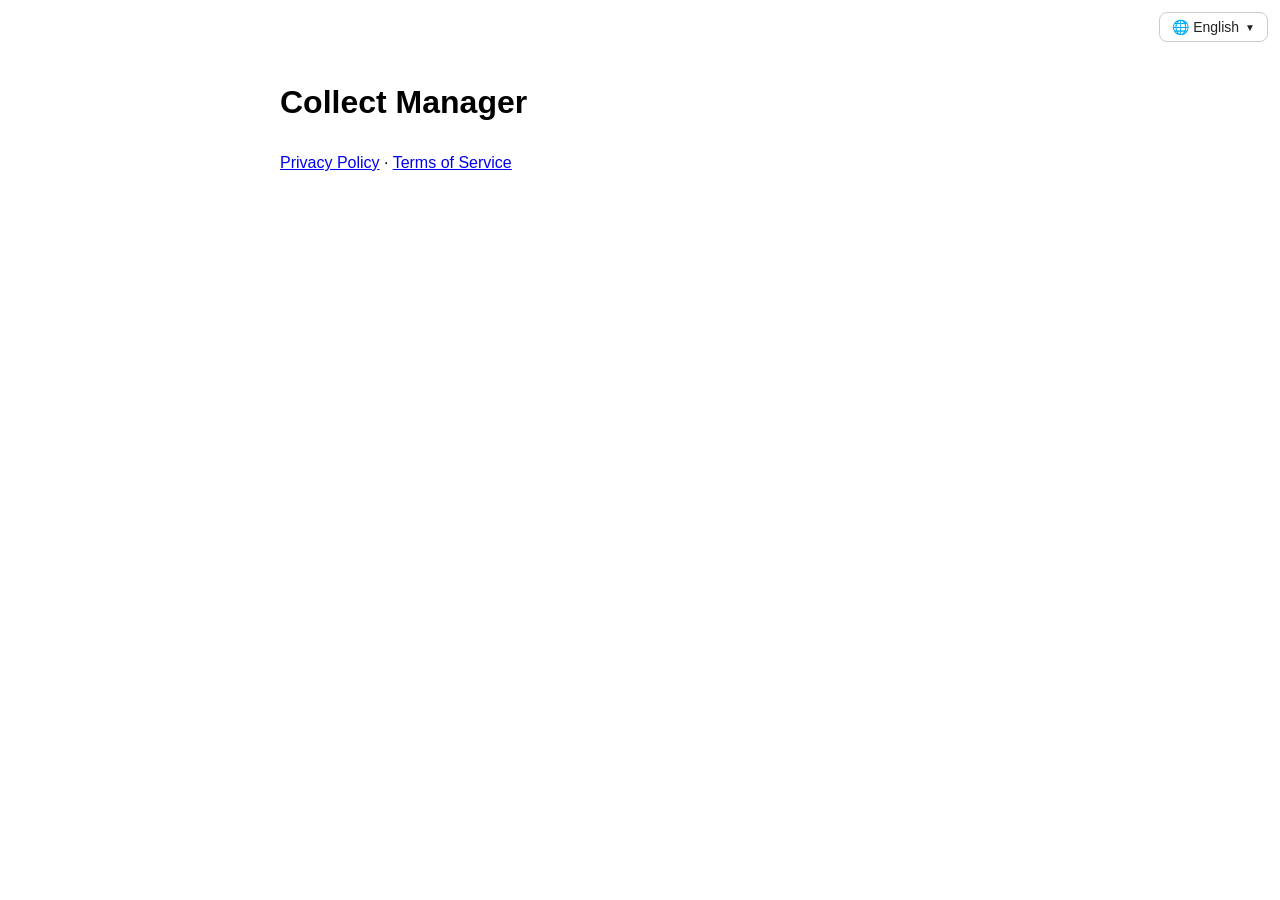
<file: index.html>
<!doctype html>
<html>
<head>
  <meta charset="utf-8">
  <title>Collect Manager</title>
  <script>
    var lang;
    try { lang = localStorage.getItem('lang'); } catch (e) {}
    if (!lang) {
      var nav = (navigator.language || '').toLowerCase();
      if (nav.indexOf('zh') === 0) {
        // zh-TW、zh-HK、zh-MO、zh-Hant → 繁体；其余中文 → 简体
        lang = /hant|tw|hk|mo/.test(nav) ? 'zh-hant' : 'zh';
      } else {
        lang = 'en';
      }
    }
    location.replace(lang + '/');
  </script>
</head>
<body></body>
</html>
</file>
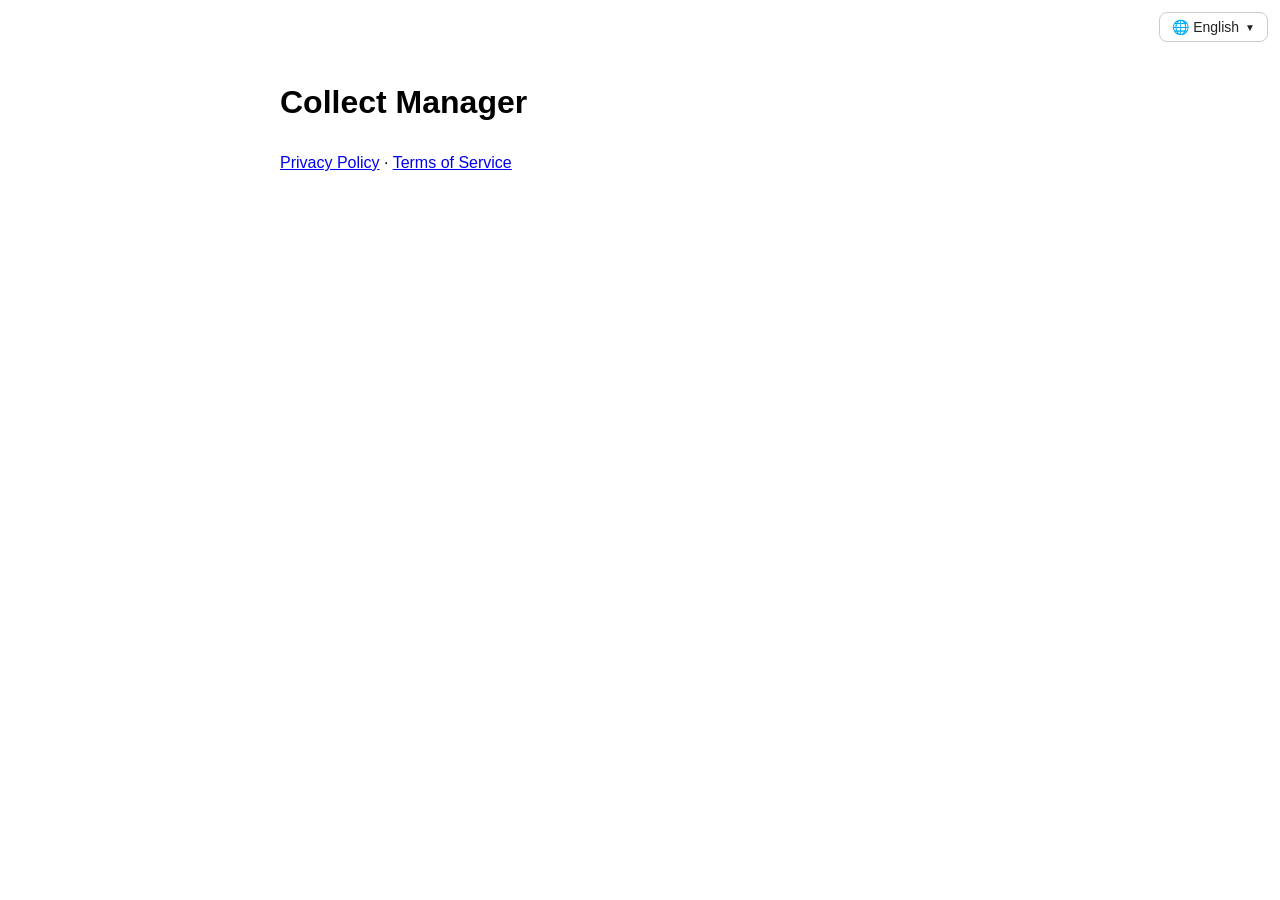
<file: en/index.html>
<!doctype html>
<html lang="en">
<head>
  <meta charset="utf-8">
  <meta name="viewport" content="width=device-width, initial-scale=1">
  <title>Collect Manager</title>
  <link rel="alternate" hreflang="zh-Hans" href="../zh/">
  <link rel="stylesheet" href="../assets/site.css">
  <script src="../assets/lang-menu.js" defer></script>
</head>
<body>

  <h1>Collect Manager</h1>
  <p><a href="privacy.html">Privacy Policy</a> · <a href="terms.html">Terms of Service</a></p>
</body>
</html>
</file>
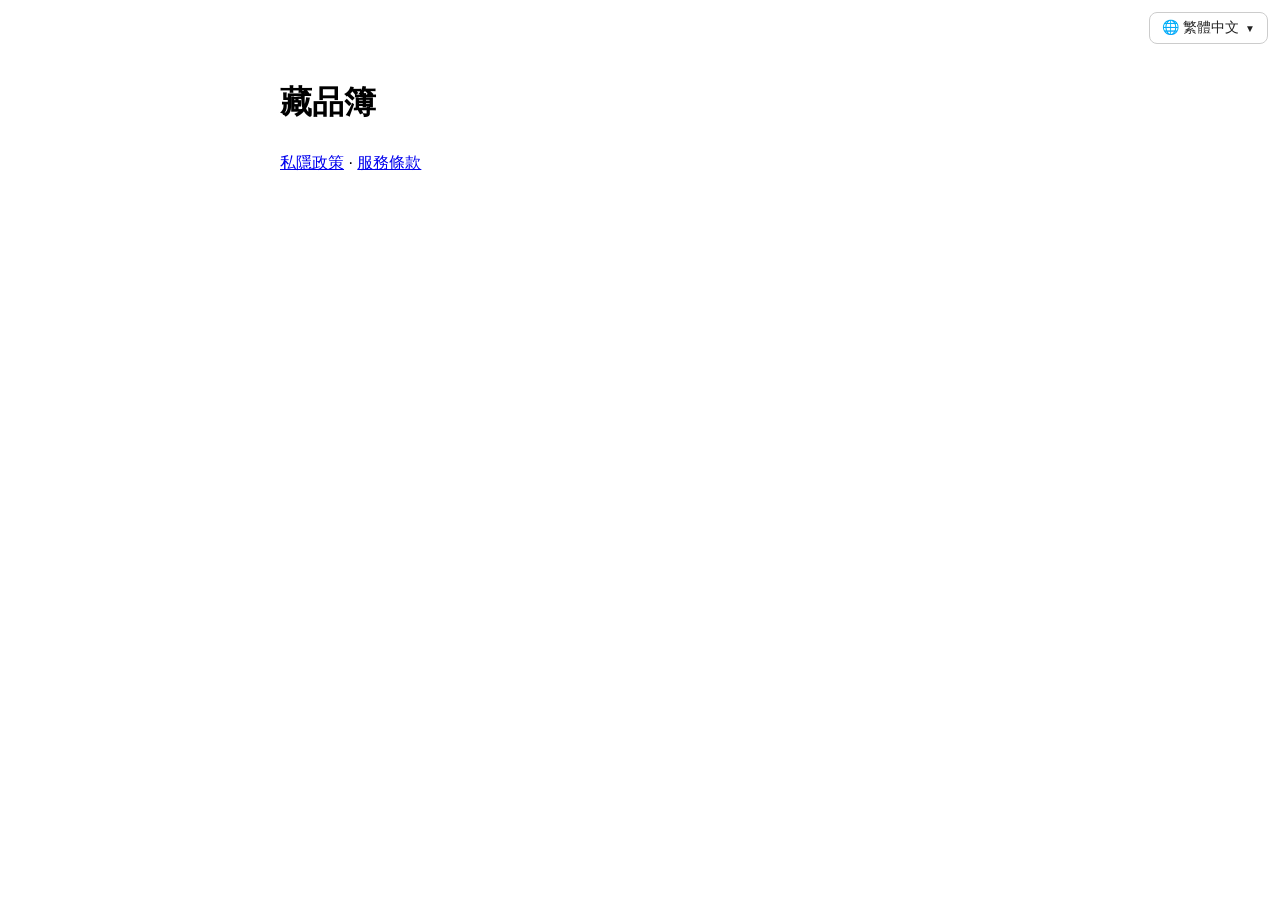
<file: zh-hant/index.html>
<!doctype html>
<html lang="zh-Hant-HK">
<head>
  <meta charset="utf-8">
  <meta name="viewport" content="width=device-width, initial-scale=1">
  <title>藏品簿</title>
  <link rel="alternate" hreflang="zh-Hans" href="../zh/">
  <link rel="alternate" hreflang="en" href="../en/">
  <link rel="stylesheet" href="../assets/site.css">
  <script src="../assets/lang-menu.js" defer></script>
</head>
<body>

  <h1>藏品簿</h1>
  <p><a href="privacy.html">私隱政策</a> · <a href="terms.html">服務條款</a></p>
</body>
</html>
</file>
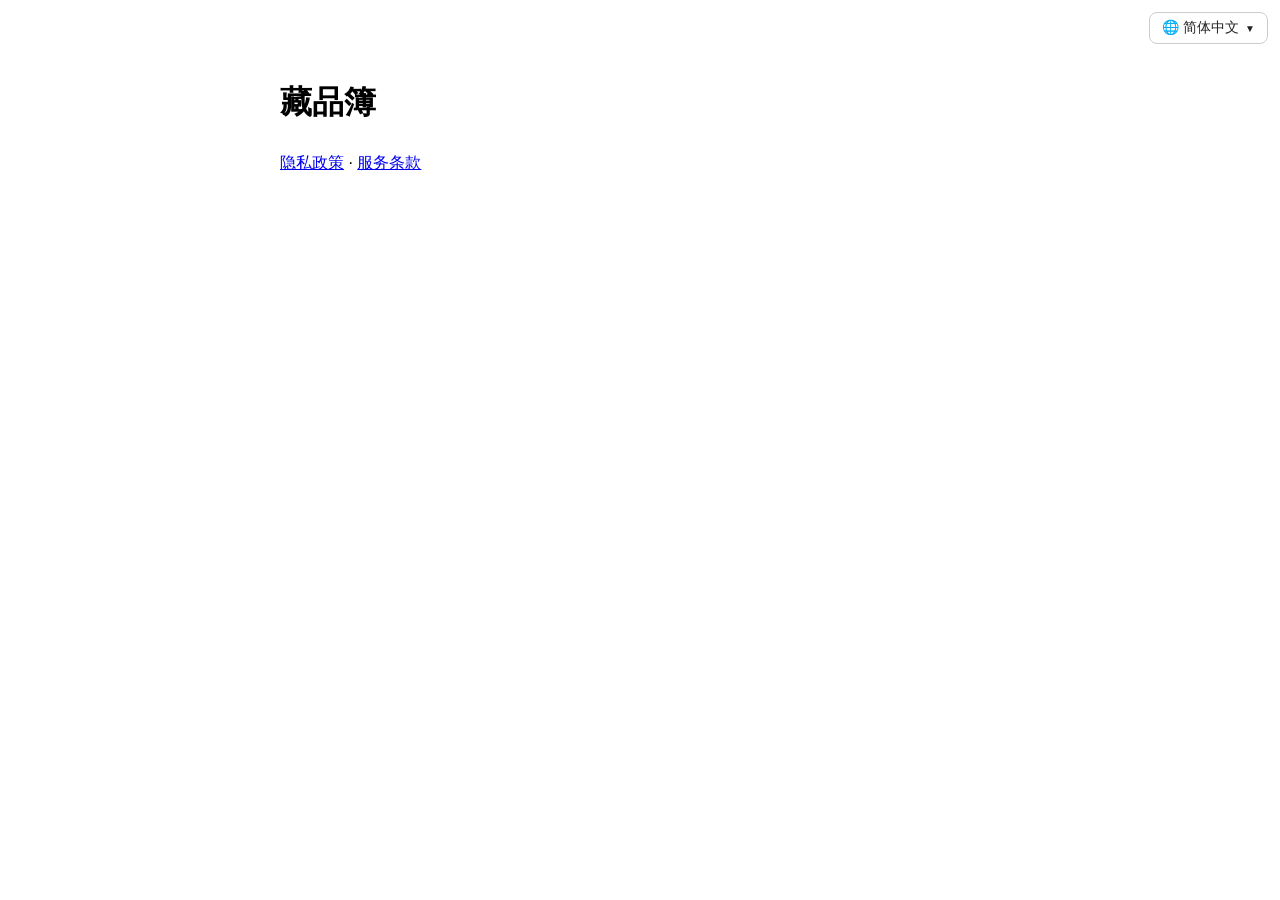
<file: zh/index.html>
<!doctype html>
<html lang="zh-Hans">
<head>
  <meta charset="utf-8">
  <meta name="viewport" content="width=device-width, initial-scale=1">
  <title>藏品簿</title>
  <link rel="alternate" hreflang="en" href="../en/">
  <link rel="stylesheet" href="../assets/site.css">
  <script src="../assets/lang-menu.js" defer></script>
</head>
<body>

  <h1>藏品簿</h1>
  <p><a href="privacy.html">隐私政策</a> · <a href="terms.html">服务条款</a></p>
</body>
</html>
</file>
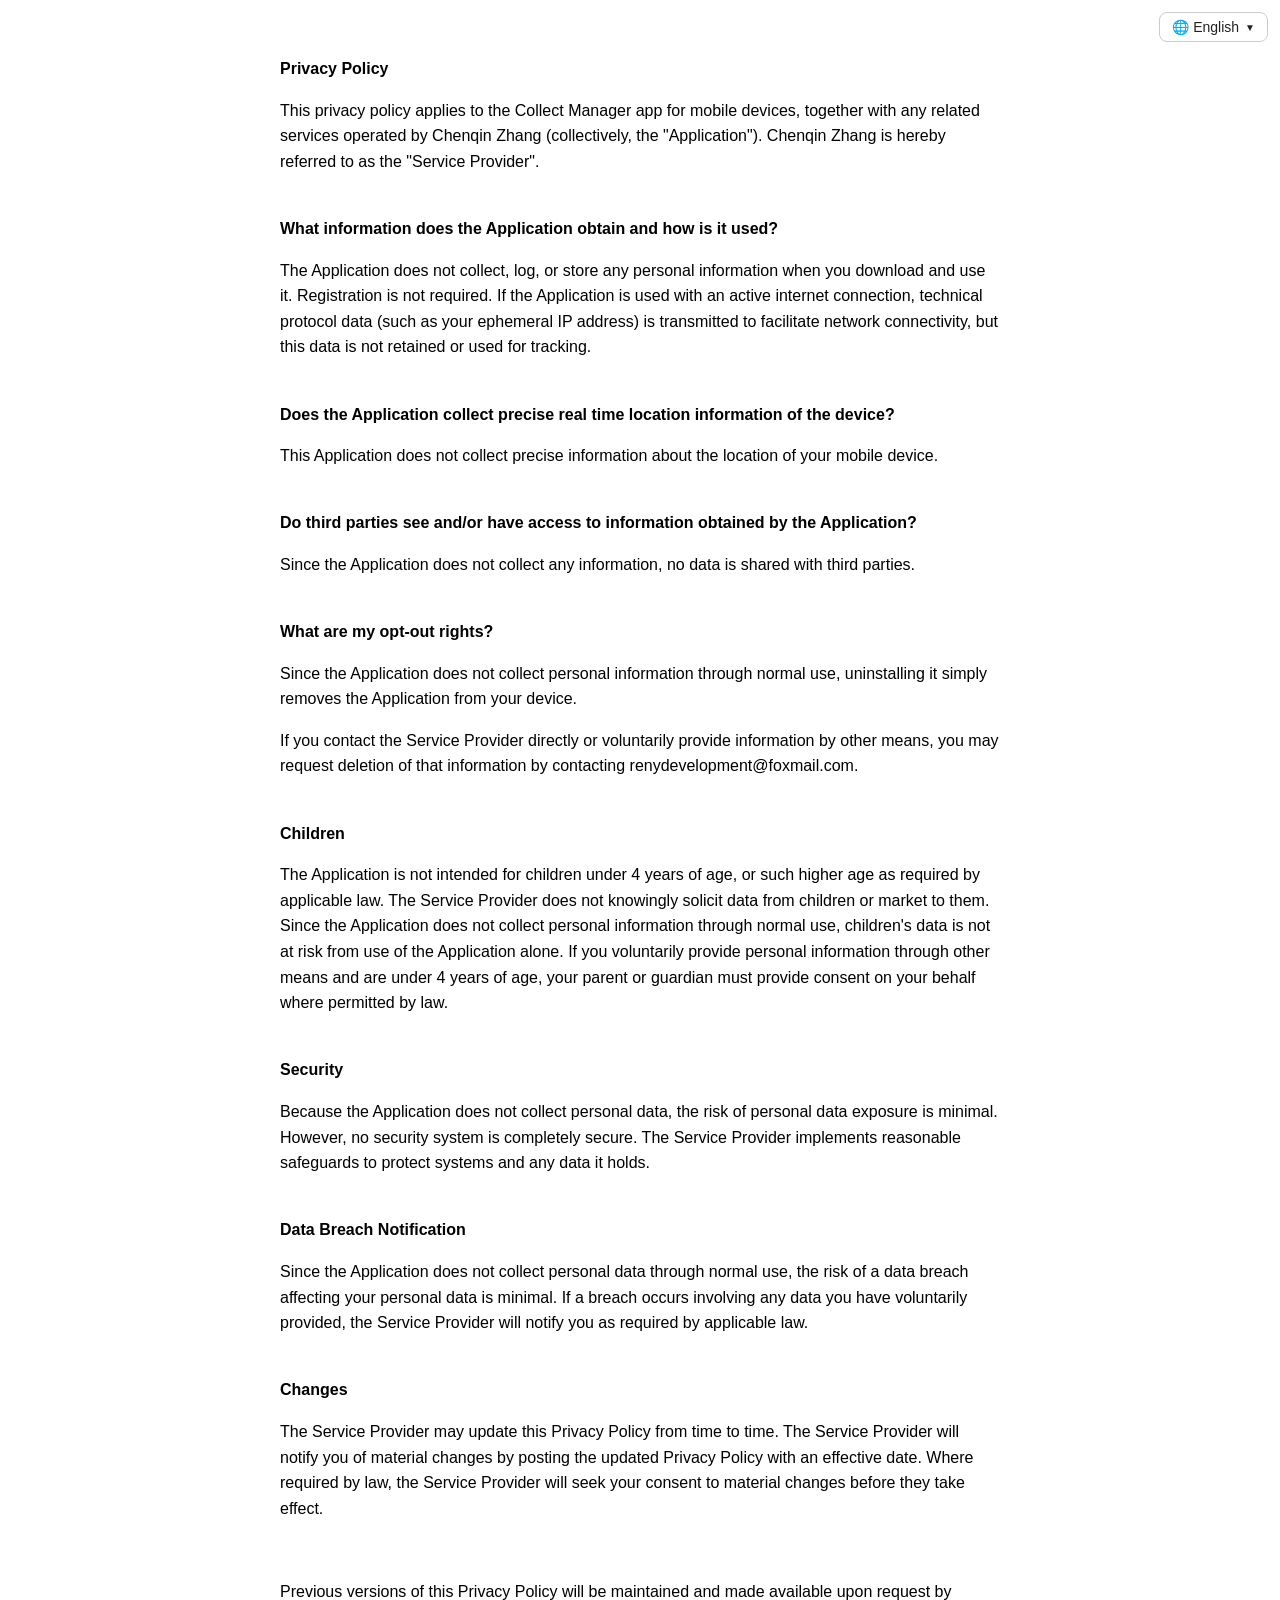
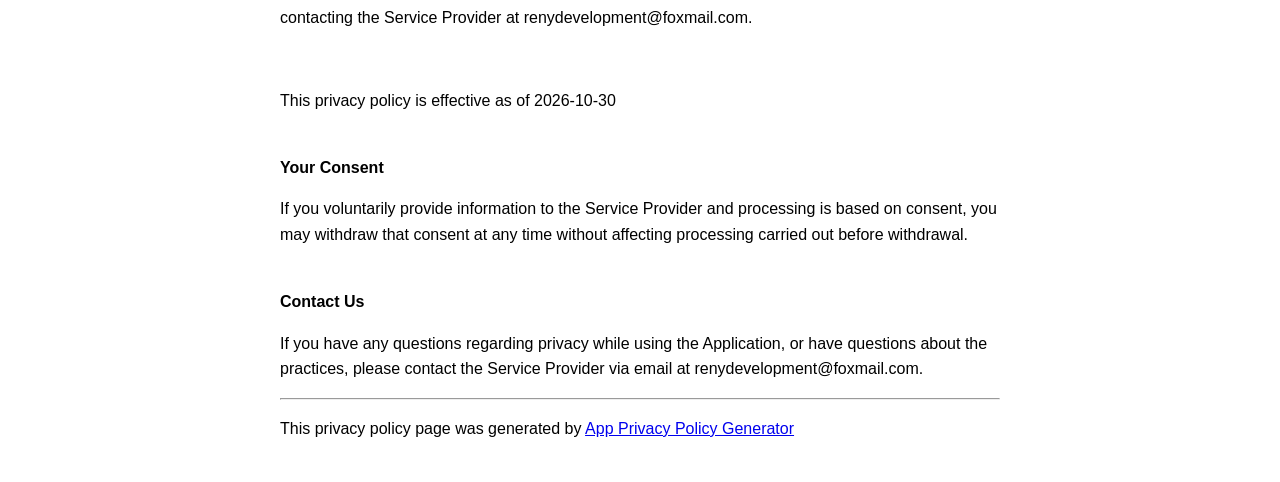
<file: en/privacy.html>
<!DOCTYPE html>
<html lang="en">
<head>
  <meta charset="utf-8">
  <meta name="viewport" content="width=device-width, initial-scale=1">
  <title>Privacy Policy</title>
  <link rel="alternate" hreflang="zh-Hans" href="../zh/privacy.html">
  <link rel="stylesheet" href="../assets/site.css">
  <script src="../assets/lang-menu.js" defer></script>
</head>
<body>

<strong>Privacy Policy</strong><p>This privacy policy applies to the Collect Manager app for mobile devices, together with any related services operated by Chenqin Zhang (collectively, the "Application"). Chenqin Zhang is hereby referred to as the "Service Provider".</p><br><strong>What information does the Application obtain and how is it used?</strong><p>The Application does not collect, log, or store any personal information when you download and use it. Registration is not required. If the Application is used with an active internet connection, technical protocol data (such as your ephemeral IP address) is transmitted to facilitate network connectivity, but this data is not retained or used for tracking.</p><br><strong>Does the Application collect precise real time location information of the device?</strong><p>This Application does not collect precise information about the location of your mobile device.</p><br><strong>Do third parties see and/or have access to information obtained by the Application?</strong><p>Since the Application does not collect any information, no data is shared with third parties.</p><br><strong>What are my opt-out rights?</strong><div><p>Since the Application does not collect personal information through normal use, uninstalling it simply removes the Application from your device.</p></div><p>If you contact the Service Provider directly or voluntarily provide information by other means, you may request deletion of that information by contacting renydevelopment@foxmail.com.</p><br><strong>Children</strong><p>The Application is not intended for children under 4 years of age, or such higher age as required by applicable law. The Service Provider does not knowingly solicit data from children or market to them. Since the Application does not collect personal information through normal use, children's data is not at risk from use of the Application alone. If you voluntarily provide personal information through other means and are under 4 years of age, your parent or guardian must provide consent on your behalf where permitted by law.</p><br><strong>Security</strong><p>Because the Application does not collect personal data, the risk of personal data exposure is minimal. However, no security system is completely secure. The Service Provider implements reasonable safeguards to protect systems and any data it holds.</p><br><strong>Data Breach Notification</strong><p>Since the Application does not collect personal data through normal use, the risk of a data breach affecting your personal data is minimal. If a breach occurs involving any data you have voluntarily provided, the Service Provider will notify you as required by applicable law.</p><br><strong>Changes</strong><p>The Service Provider may update this Privacy Policy from time to time. The Service Provider will notify you of material changes by posting the updated Privacy Policy with an effective date. Where required by law, the Service Provider will seek your consent to material changes before they take effect.</p><br><p>Previous versions of this Privacy Policy will be maintained and made available upon request by contacting the Service Provider at renydevelopment@foxmail.com.</p><br><p>This privacy policy is effective as of 2026-10-30</p><br><strong>Your Consent</strong><p>If you voluntarily provide information to the Service Provider and processing is based on consent, you may withdraw that consent at any time without affecting processing carried out before withdrawal.</p><br><strong>Contact Us</strong><p>If you have any questions regarding privacy while using the Application, or have questions about the practices, please contact the Service Provider via email at renydevelopment@foxmail.com.</p><hr><p><span>This privacy policy page was generated by </span><a href="https://app-privacy-policy-generator.nisrulz.com/" target="_blank" rel="noopener noreferrer">App Privacy Policy Generator </a></p>
</body>
</html>
</file>
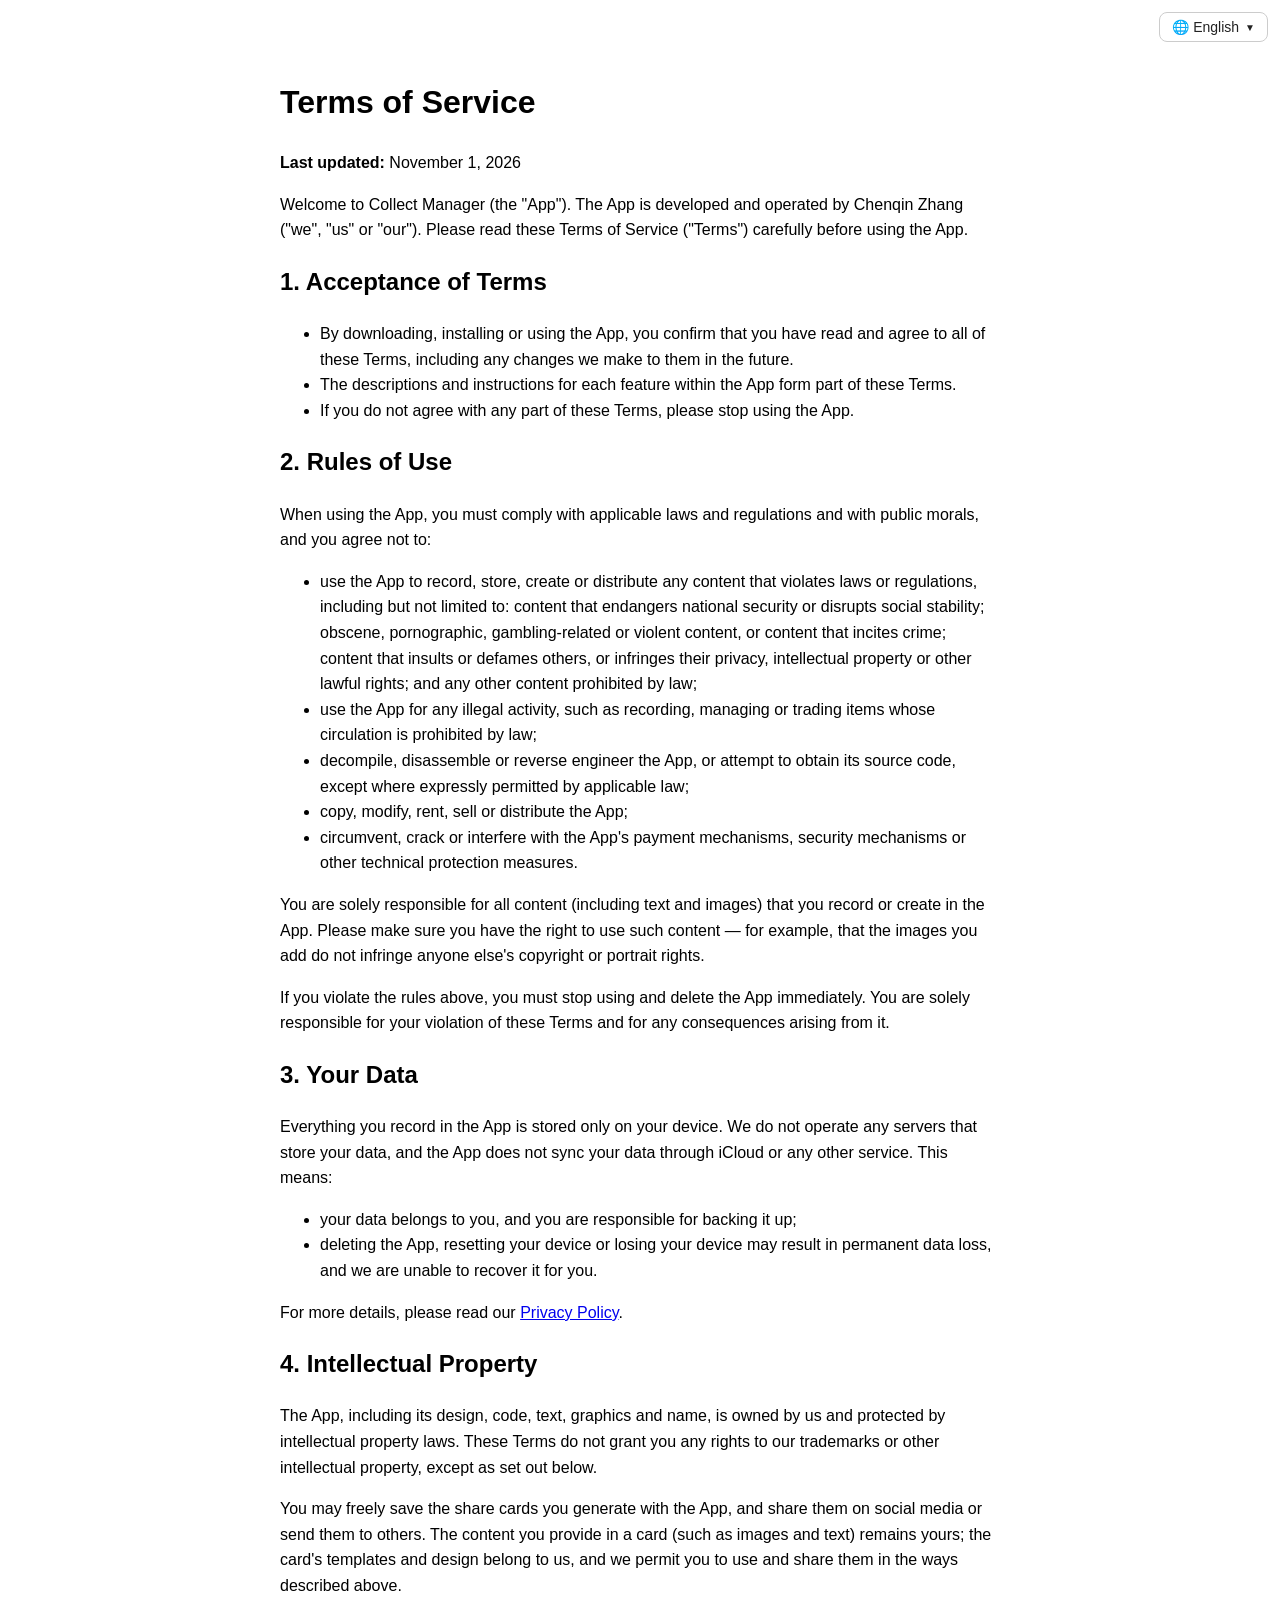
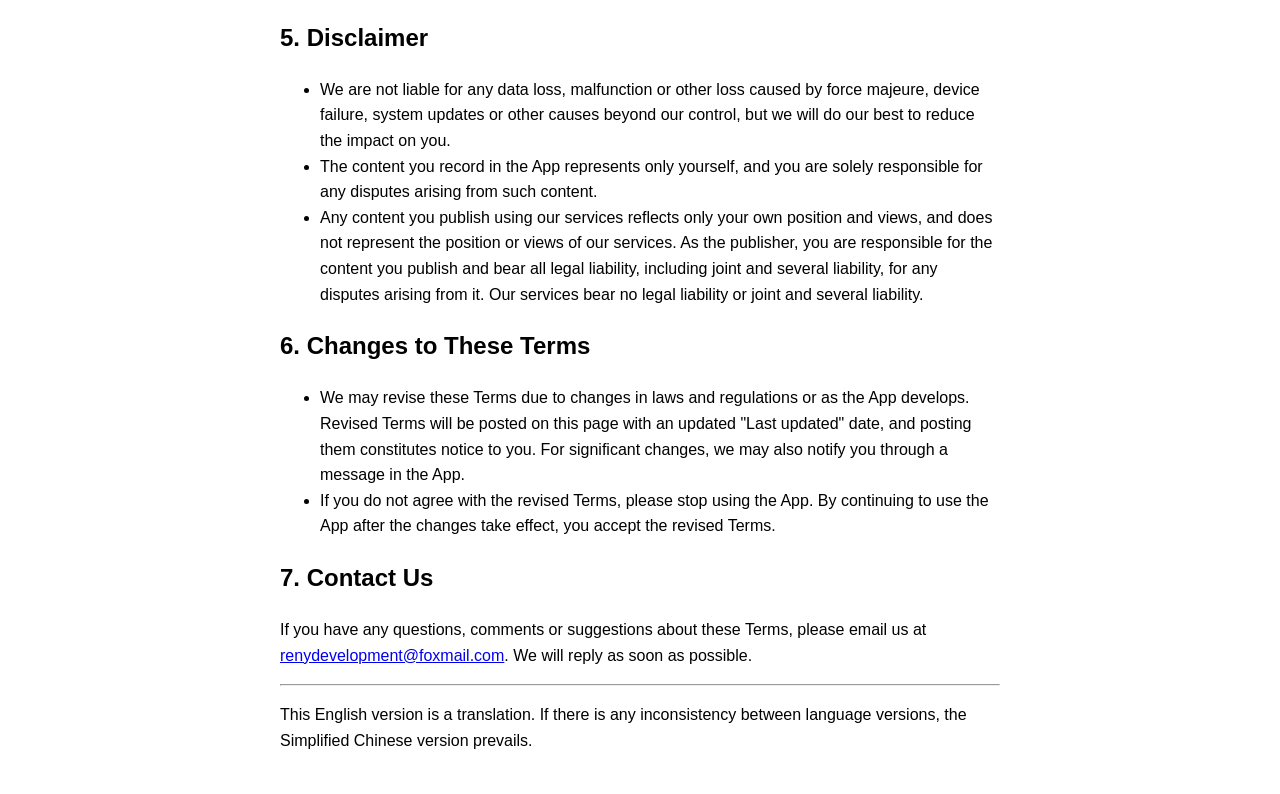
<file: en/terms.html>
<!doctype html>
<html lang="en">
<head>
  <meta charset="utf-8">
  <meta name="viewport" content="width=device-width, initial-scale=1">
  <title>Terms of Service – Collect Manager</title>
  <link rel="alternate" hreflang="zh-Hans" href="../zh/terms.html">
  <link rel="stylesheet" href="../assets/site.css">
  <script src="../assets/lang-menu.js" defer></script>
</head>
<body>
 
  <h1>Terms of Service</h1>
  <p class="updated"><strong>Last updated:</strong> November 1, 2026</p>
 
  <p>Welcome to Collect Manager (the "App"). The App is developed and operated by Chenqin Zhang ("we", "us" or "our"). Please read these Terms of Service ("Terms") carefully before using the App.</p>
 
  <h2>1. Acceptance of Terms</h2>
  <ul>
    <li>By downloading, installing or using the App, you confirm that you have read and agree to all of these Terms, including any changes we make to them in the future.</li>
    <li>The descriptions and instructions for each feature within the App form part of these Terms.</li>
    <li>If you do not agree with any part of these Terms, please stop using the App.</li>
  </ul>
 
  <h2>2. Rules of Use</h2>
  <p>When using the App, you must comply with applicable laws and regulations and with public morals, and you agree not to:</p>
  <ul>
    <li>use the App to record, store, create or distribute any content that violates laws or regulations, including but not limited to: content that endangers national security or disrupts social stability; obscene, pornographic, gambling-related or violent content, or content that incites crime; content that insults or defames others, or infringes their privacy, intellectual property or other lawful rights; and any other content prohibited by law;</li>
    <li>use the App for any illegal activity, such as recording, managing or trading items whose circulation is prohibited by law;</li>
    <li>decompile, disassemble or reverse engineer the App, or attempt to obtain its source code, except where expressly permitted by applicable law;</li>
    <li>copy, modify, rent, sell or distribute the App;</li>
    <li>circumvent, crack or interfere with the App's payment mechanisms, security mechanisms or other technical protection measures.</li>
  </ul>
  <p>You are solely responsible for all content (including text and images) that you record or create in the App. Please make sure you have the right to use such content — for example, that the images you add do not infringe anyone else's copyright or portrait rights.</p>
  <p>If you violate the rules above, you must stop using and delete the App immediately. You are solely responsible for your violation of these Terms and for any consequences arising from it.</p>
 
  <h2>3. Your Data</h2>
  <p>Everything you record in the App is stored only on your device. We do not operate any servers that store your data, and the App does not sync your data through iCloud or any other service. This means:</p>
  <ul>
    <li>your data belongs to you, and you are responsible for backing it up;</li>
    <li>deleting the App, resetting your device or losing your device may result in permanent data loss, and we are unable to recover it for you.</li>
  </ul>
  <p>For more details, please read our <a href="privacy.html">Privacy Policy</a>.</p>
 
  <h2>4. Intellectual Property</h2>
  <p>The App, including its design, code, text, graphics and name, is owned by us and protected by intellectual property laws. These Terms do not grant you any rights to our trademarks or other intellectual property, except as set out below.</p>
  <p>You may freely save the share cards you generate with the App, and share them on social media or send them to others. The content you provide in a card (such as images and text) remains yours; the card's templates and design belong to us, and we permit you to use and share them in the ways described above.</p>
 
  <h2>5. Disclaimer</h2>
  <ul>
    <li>We are not liable for any data loss, malfunction or other loss caused by force majeure, device failure, system updates or other causes beyond our control, but we will do our best to reduce the impact on you.</li>
    <li>The content you record in the App represents only yourself, and you are solely responsible for any disputes arising from such content.</li>
    <li>Any content you publish using our services reflects only your own position and views, and does not represent the position or views of our services. As the publisher, you are responsible for the content you publish and bear all legal liability, including joint and several liability, for any disputes arising from it. Our services bear no legal liability or joint and several liability.</li>
  </ul>
 
  <h2>6. Changes to These Terms</h2>
  <ul>
    <li>We may revise these Terms due to changes in laws and regulations or as the App develops. Revised Terms will be posted on this page with an updated "Last updated" date, and posting them constitutes notice to you. For significant changes, we may also notify you through a message in the App.</li>
    <li>If you do not agree with the revised Terms, please stop using the App. By continuing to use the App after the changes take effect, you accept the revised Terms.</li>
  </ul>
 
  <h2>7. Contact Us</h2>
  <p>If you have any questions, comments or suggestions about these Terms, please email us at <a href="mailto:renydevelopment@foxmail.com">renydevelopment@foxmail.com</a>. We will reply as soon as possible.</p>
 
  <hr>
<p>This English version is a translation. If there is any inconsistency between language versions, the Simplified Chinese version prevails.</p> 
</body>
</html>
</file>
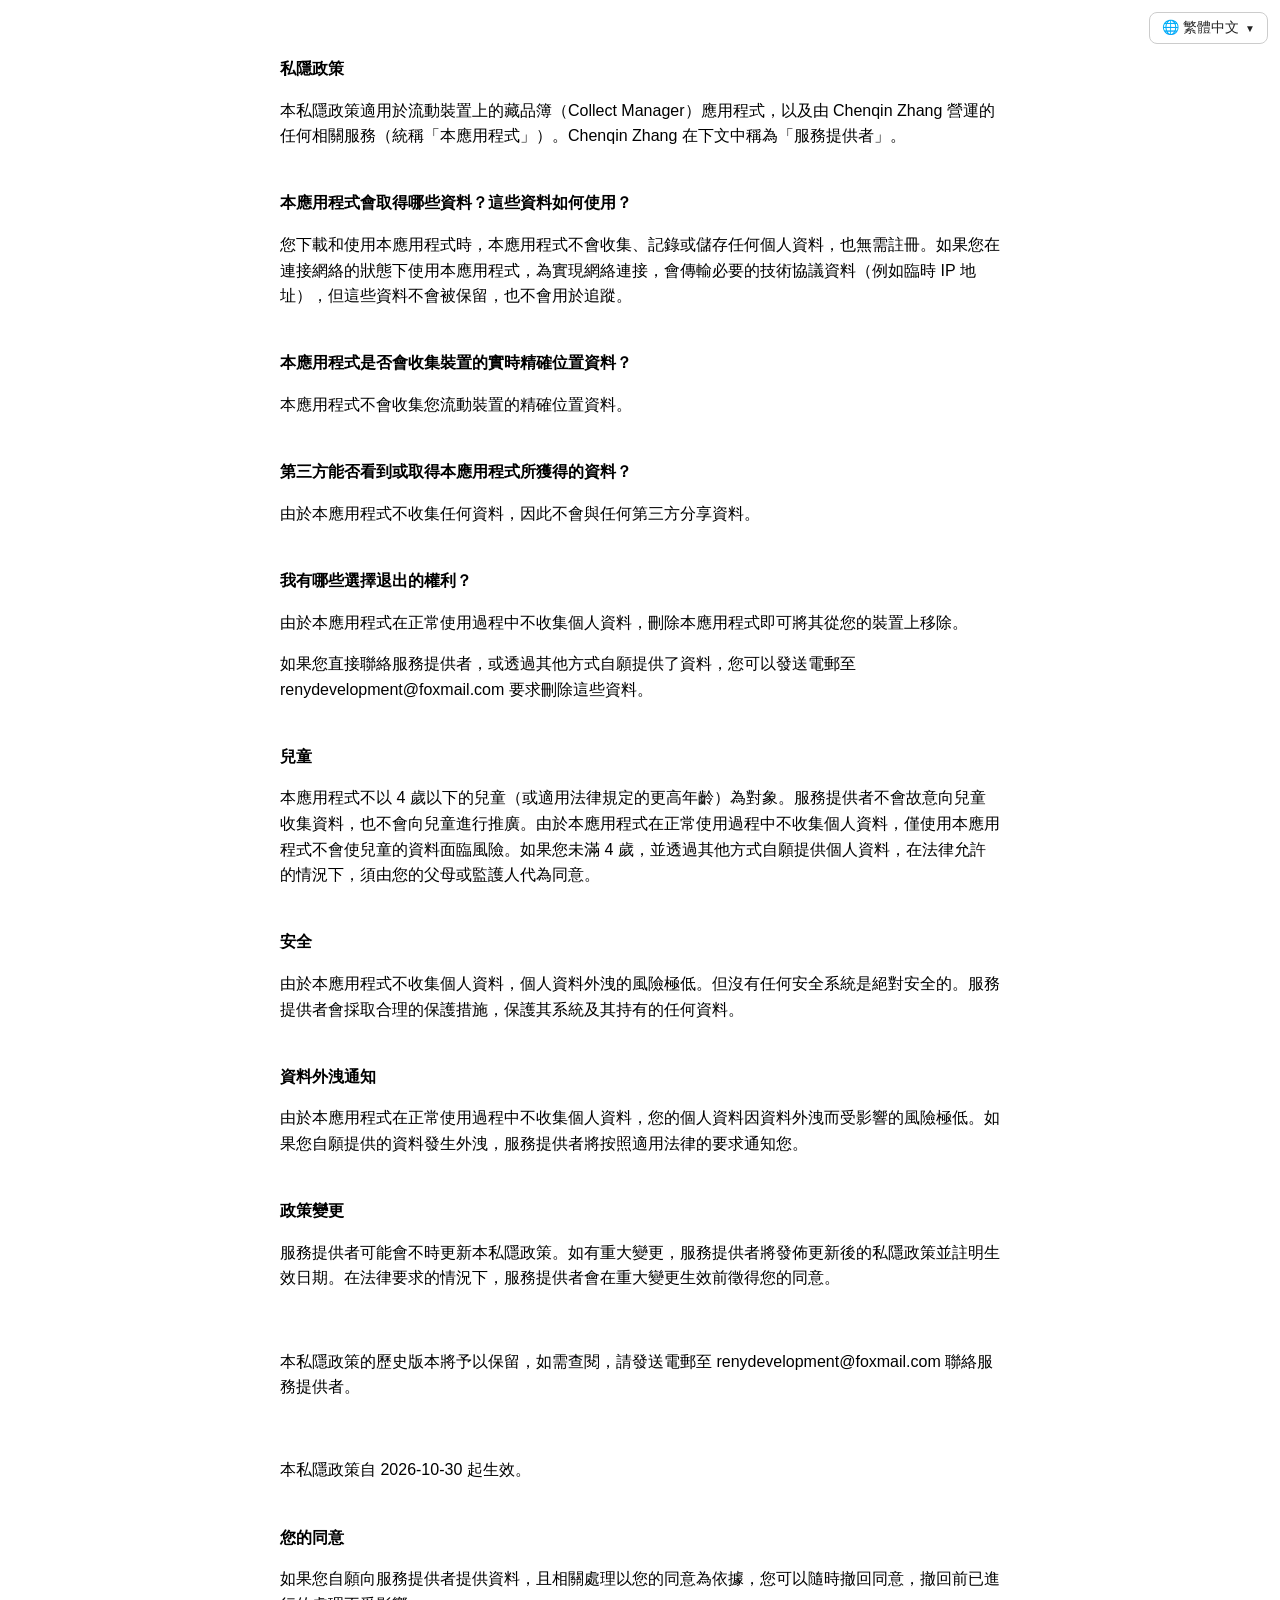
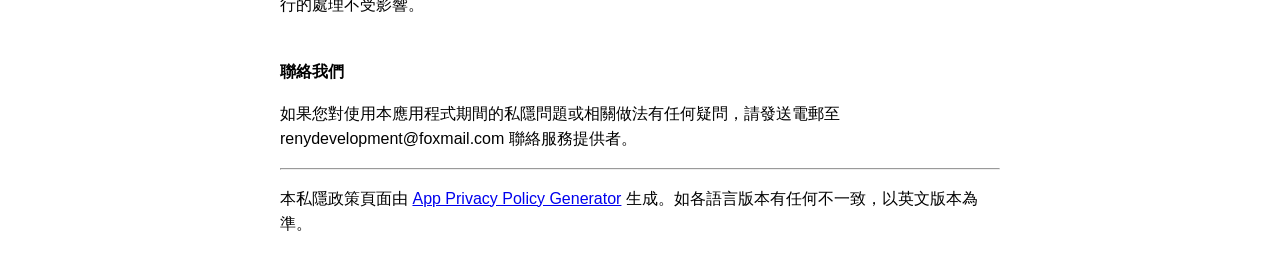
<file: zh-hant/privacy.html>
<!DOCTYPE html>
<html lang="zh-Hant-HK">
<head>
  <meta charset="utf-8">
  <meta name="viewport" content="width=device-width, initial-scale=1">
  <title>私隱政策</title>
  <link rel="alternate" hreflang="zh-Hans" href="../zh/privacy.html">
  <link rel="alternate" hreflang="en" href="../en/privacy.html">
  <link rel="stylesheet" href="../assets/site.css">
  <script src="../assets/lang-menu.js" defer></script>
</head>
<body>

<strong>私隱政策</strong>
<p>本私隱政策適用於流動裝置上的藏品簿（Collect Manager）應用程式，以及由 Chenqin Zhang 營運的任何相關服務（統稱「本應用程式」）。Chenqin Zhang 在下文中稱為「服務提供者」。</p><br>

<strong>本應用程式會取得哪些資料？這些資料如何使用？</strong>
<p>您下載和使用本應用程式時，本應用程式不會收集、記錄或儲存任何個人資料，也無需註冊。如果您在連接網絡的狀態下使用本應用程式，為實現網絡連接，會傳輸必要的技術協議資料（例如臨時 IP 地址），但這些資料不會被保留，也不會用於追蹤。</p><br>

<strong>本應用程式是否會收集裝置的實時精確位置資料？</strong>
<p>本應用程式不會收集您流動裝置的精確位置資料。</p><br>

<strong>第三方能否看到或取得本應用程式所獲得的資料？</strong>
<p>由於本應用程式不收集任何資料，因此不會與任何第三方分享資料。</p><br>

<strong>我有哪些選擇退出的權利？</strong>
<p>由於本應用程式在正常使用過程中不收集個人資料，刪除本應用程式即可將其從您的裝置上移除。</p>
<p>如果您直接聯絡服務提供者，或透過其他方式自願提供了資料，您可以發送電郵至 renydevelopment@foxmail.com 要求刪除這些資料。</p><br>

<strong>兒童</strong>
<p>本應用程式不以 4 歲以下的兒童（或適用法律規定的更高年齡）為對象。服務提供者不會故意向兒童收集資料，也不會向兒童進行推廣。由於本應用程式在正常使用過程中不收集個人資料，僅使用本應用程式不會使兒童的資料面臨風險。如果您未滿 4 歲，並透過其他方式自願提供個人資料，在法律允許的情況下，須由您的父母或監護人代為同意。</p><br>

<strong>安全</strong>
<p>由於本應用程式不收集個人資料，個人資料外洩的風險極低。但沒有任何安全系統是絕對安全的。服務提供者會採取合理的保護措施，保護其系統及其持有的任何資料。</p><br>

<strong>資料外洩通知</strong>
<p>由於本應用程式在正常使用過程中不收集個人資料，您的個人資料因資料外洩而受影響的風險極低。如果您自願提供的資料發生外洩，服務提供者將按照適用法律的要求通知您。</p><br>

<strong>政策變更</strong>
<p>服務提供者可能會不時更新本私隱政策。如有重大變更，服務提供者將發佈更新後的私隱政策並註明生效日期。在法律要求的情況下，服務提供者會在重大變更生效前徵得您的同意。</p><br>
<p>本私隱政策的歷史版本將予以保留，如需查閱，請發送電郵至 renydevelopment@foxmail.com 聯絡服務提供者。</p><br>
<p>本私隱政策自 2026-10-30 起生效。</p><br>

<strong>您的同意</strong>
<p>如果您自願向服務提供者提供資料，且相關處理以您的同意為依據，您可以隨時撤回同意，撤回前已進行的處理不受影響。</p><br>

<strong>聯絡我們</strong>
<p>如果您對使用本應用程式期間的私隱問題或相關做法有任何疑問，請發送電郵至 renydevelopment@foxmail.com 聯絡服務提供者。</p>

<hr>
<p><span>本私隱政策頁面由 </span><a href="https://app-privacy-policy-generator.nisrulz.com/" target="_blank" rel="noopener noreferrer">App Privacy Policy Generator</a><span> 生成。如各語言版本有任何不一致，以英文版本為準。</span></p>
</body>
</html>
</file>
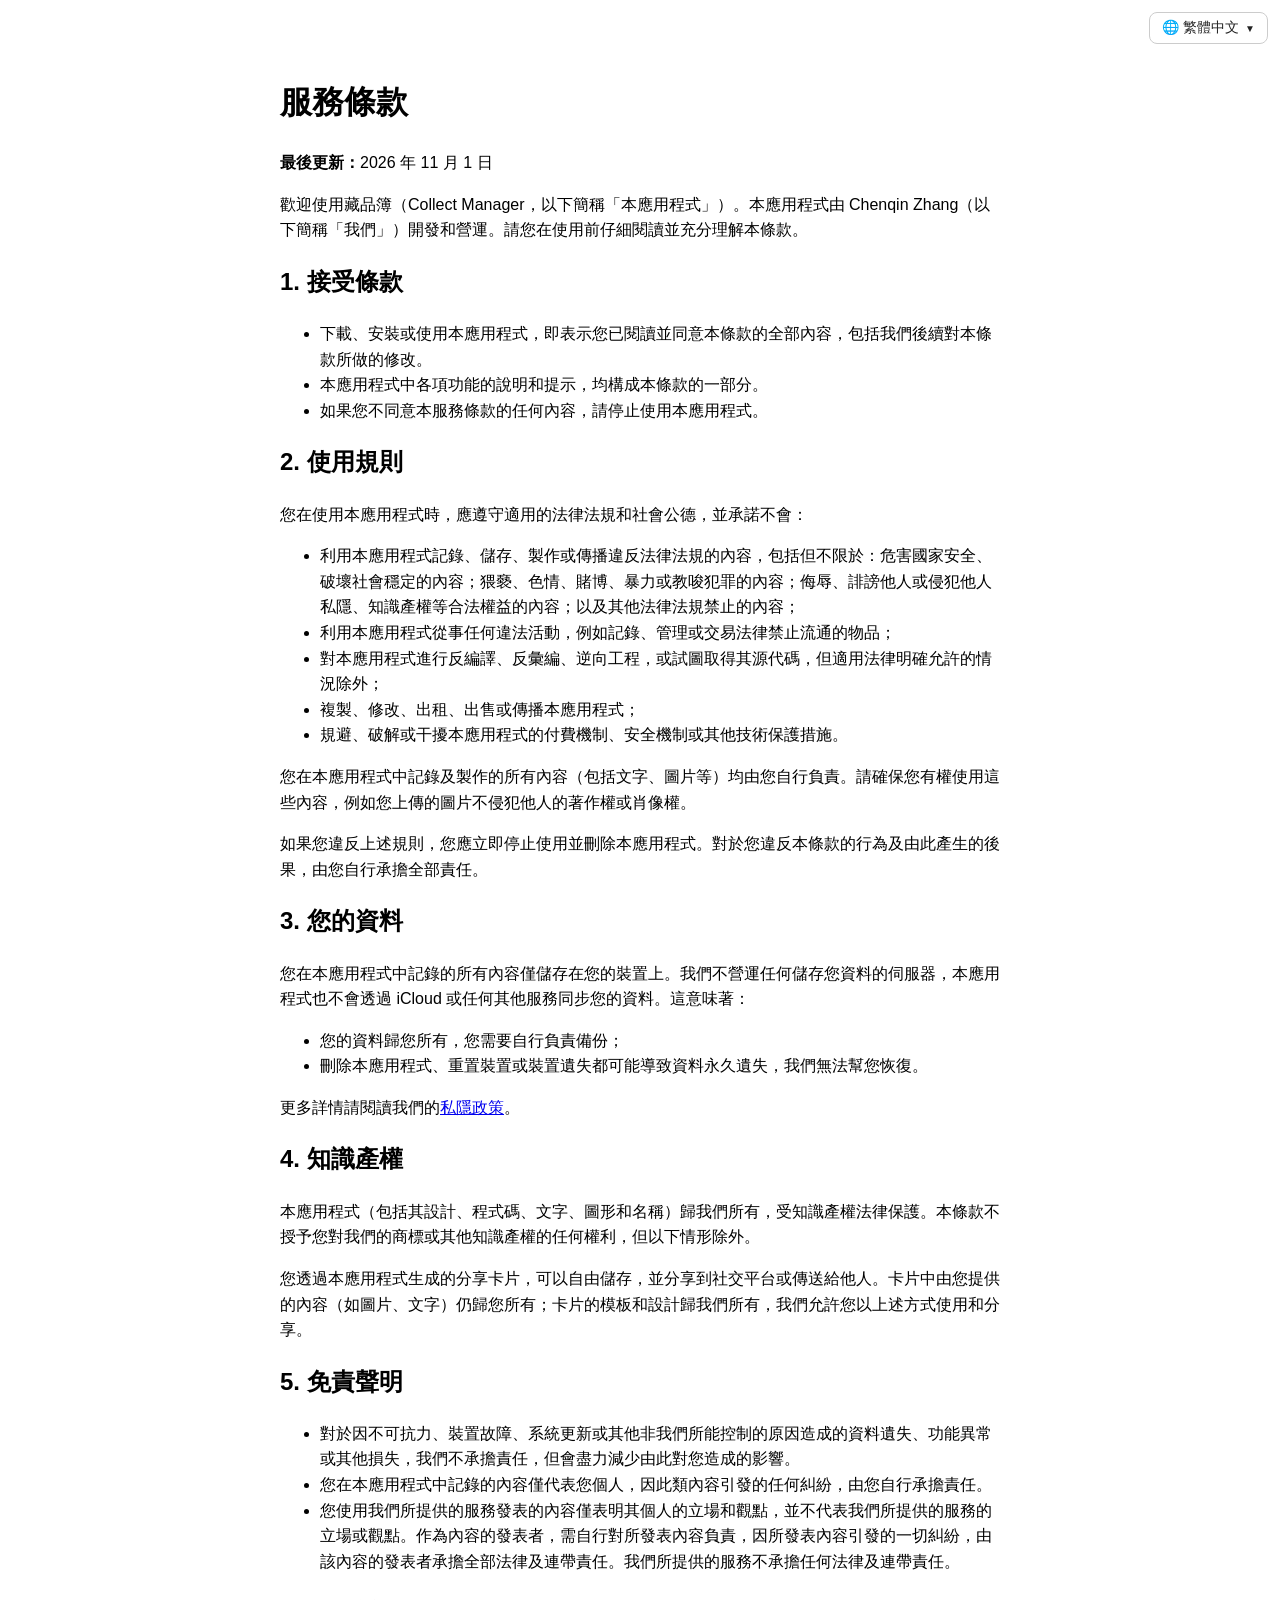
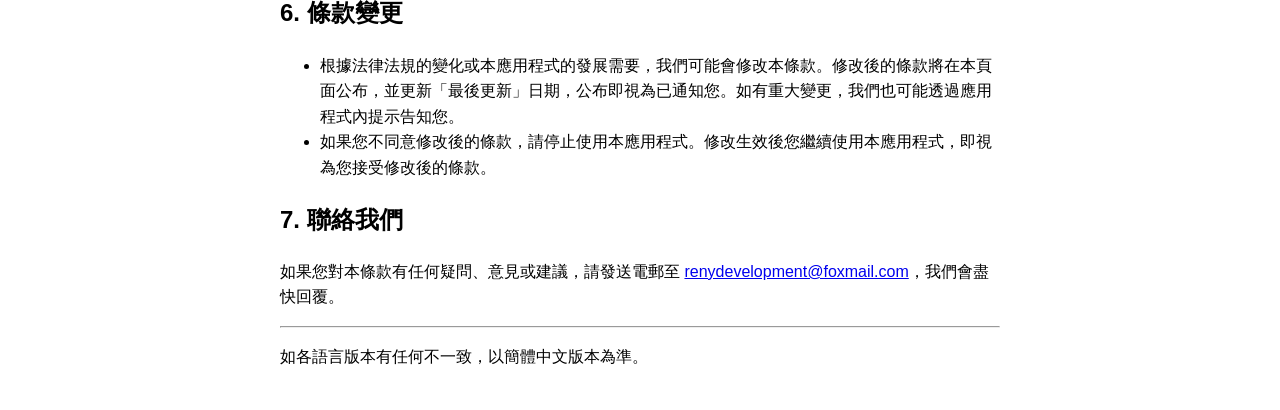
<file: zh-hant/terms.html>
<!doctype html>
<html lang="zh-Hant-HK">
<head>
  <meta charset="utf-8">
  <meta name="viewport" content="width=device-width, initial-scale=1">
  <title>服務條款 – 藏品簿</title>
  <link rel="alternate" hreflang="zh-Hans" href="../zh/terms.html">
  <link rel="alternate" hreflang="en" href="../en/terms.html">
  <link rel="stylesheet" href="../assets/site.css">
  <script src="../assets/lang-menu.js" defer></script>
</head>
<body>

  <h1>服務條款</h1>
  <p class="updated"><strong>最後更新：</strong>2026 年 11 月 1 日</p>

  <p>歡迎使用藏品簿（Collect Manager，以下簡稱「本應用程式」）。本應用程式由 Chenqin Zhang（以下簡稱「我們」）開發和營運。請您在使用前仔細閱讀並充分理解本條款。</p>

  <h2>1. 接受條款</h2>
  <ul>
    <li>下載、安裝或使用本應用程式，即表示您已閱讀並同意本條款的全部內容，包括我們後續對本條款所做的修改。</li>
    <li>本應用程式中各項功能的說明和提示，均構成本條款的一部分。</li>
    <li>如果您不同意本服務條款的任何內容，請停止使用本應用程式。</li>
  </ul>

  <h2>2. 使用規則</h2>
  <p>您在使用本應用程式時，應遵守適用的法律法規和社會公德，並承諾不會：</p>
  <ul>
    <li>利用本應用程式記錄、儲存、製作或傳播違反法律法規的內容，包括但不限於：危害國家安全、破壞社會穩定的內容；猥褻、色情、賭博、暴力或教唆犯罪的內容；侮辱、誹謗他人或侵犯他人私隱、知識產權等合法權益的內容；以及其他法律法規禁止的內容；</li>
    <li>利用本應用程式從事任何違法活動，例如記錄、管理或交易法律禁止流通的物品；</li>
    <li>對本應用程式進行反編譯、反彙編、逆向工程，或試圖取得其源代碼，但適用法律明確允許的情況除外；</li>
    <li>複製、修改、出租、出售或傳播本應用程式；</li>
    <li>規避、破解或干擾本應用程式的付費機制、安全機制或其他技術保護措施。</li>
  </ul>
  <p>您在本應用程式中記錄及製作的所有內容（包括文字、圖片等）均由您自行負責。請確保您有權使用這些內容，例如您上傳的圖片不侵犯他人的著作權或肖像權。</p>
  <p>如果您違反上述規則，您應立即停止使用並刪除本應用程式。對於您違反本條款的行為及由此產生的後果，由您自行承擔全部責任。</p>

  <h2>3. 您的資料</h2>
  <p>您在本應用程式中記錄的所有內容僅儲存在您的裝置上。我們不營運任何儲存您資料的伺服器，本應用程式也不會透過 iCloud 或任何其他服務同步您的資料。這意味著：</p>
  <ul>
    <li>您的資料歸您所有，您需要自行負責備份；</li>
    <li>刪除本應用程式、重置裝置或裝置遺失都可能導致資料永久遺失，我們無法幫您恢復。</li>
  </ul>
  <p>更多詳情請閱讀我們的<a href="privacy.html">私隱政策</a>。</p>

  <h2>4. 知識產權</h2>
  <p>本應用程式（包括其設計、程式碼、文字、圖形和名稱）歸我們所有，受知識產權法律保護。本條款不授予您對我們的商標或其他知識產權的任何權利，但以下情形除外。</p>
  <p>您透過本應用程式生成的分享卡片，可以自由儲存，並分享到社交平台或傳送給他人。卡片中由您提供的內容（如圖片、文字）仍歸您所有；卡片的模板和設計歸我們所有，我們允許您以上述方式使用和分享。</p>

  <h2>5. 免責聲明</h2>
  <ul>
    <li>對於因不可抗力、裝置故障、系統更新或其他非我們所能控制的原因造成的資料遺失、功能異常或其他損失，我們不承擔責任，但會盡力減少由此對您造成的影響。</li>
    <li>您在本應用程式中記錄的內容僅代表您個人，因此類內容引發的任何糾紛，由您自行承擔責任。</li>
    <li>您使用我們所提供的服務發表的內容僅表明其個人的立場和觀點，並不代表我們所提供的服務的立場或觀點。作為內容的發表者，需自行對所發表內容負責，因所發表內容引發的一切糾紛，由該內容的發表者承擔全部法律及連帶責任。我們所提供的服務不承擔任何法律及連帶責任。</li>
  </ul>

  <h2>6. 條款變更</h2>
  <ul>
    <li>根據法律法規的變化或本應用程式的發展需要，我們可能會修改本條款。修改後的條款將在本頁面公布，並更新「最後更新」日期，公布即視為已通知您。如有重大變更，我們也可能透過應用程式內提示告知您。</li>
    <li>如果您不同意修改後的條款，請停止使用本應用程式。修改生效後您繼續使用本應用程式，即視為您接受修改後的條款。</li>
  </ul>

  <h2>7. 聯絡我們</h2>
  <p>如果您對本條款有任何疑問、意見或建議，請發送電郵至 <a href="mailto:renydevelopment@foxmail.com">renydevelopment@foxmail.com</a>，我們會盡快回覆。</p>

  <hr>
  <p>如各語言版本有任何不一致，以簡體中文版本為準。</p>

</body>
</html>
</file>
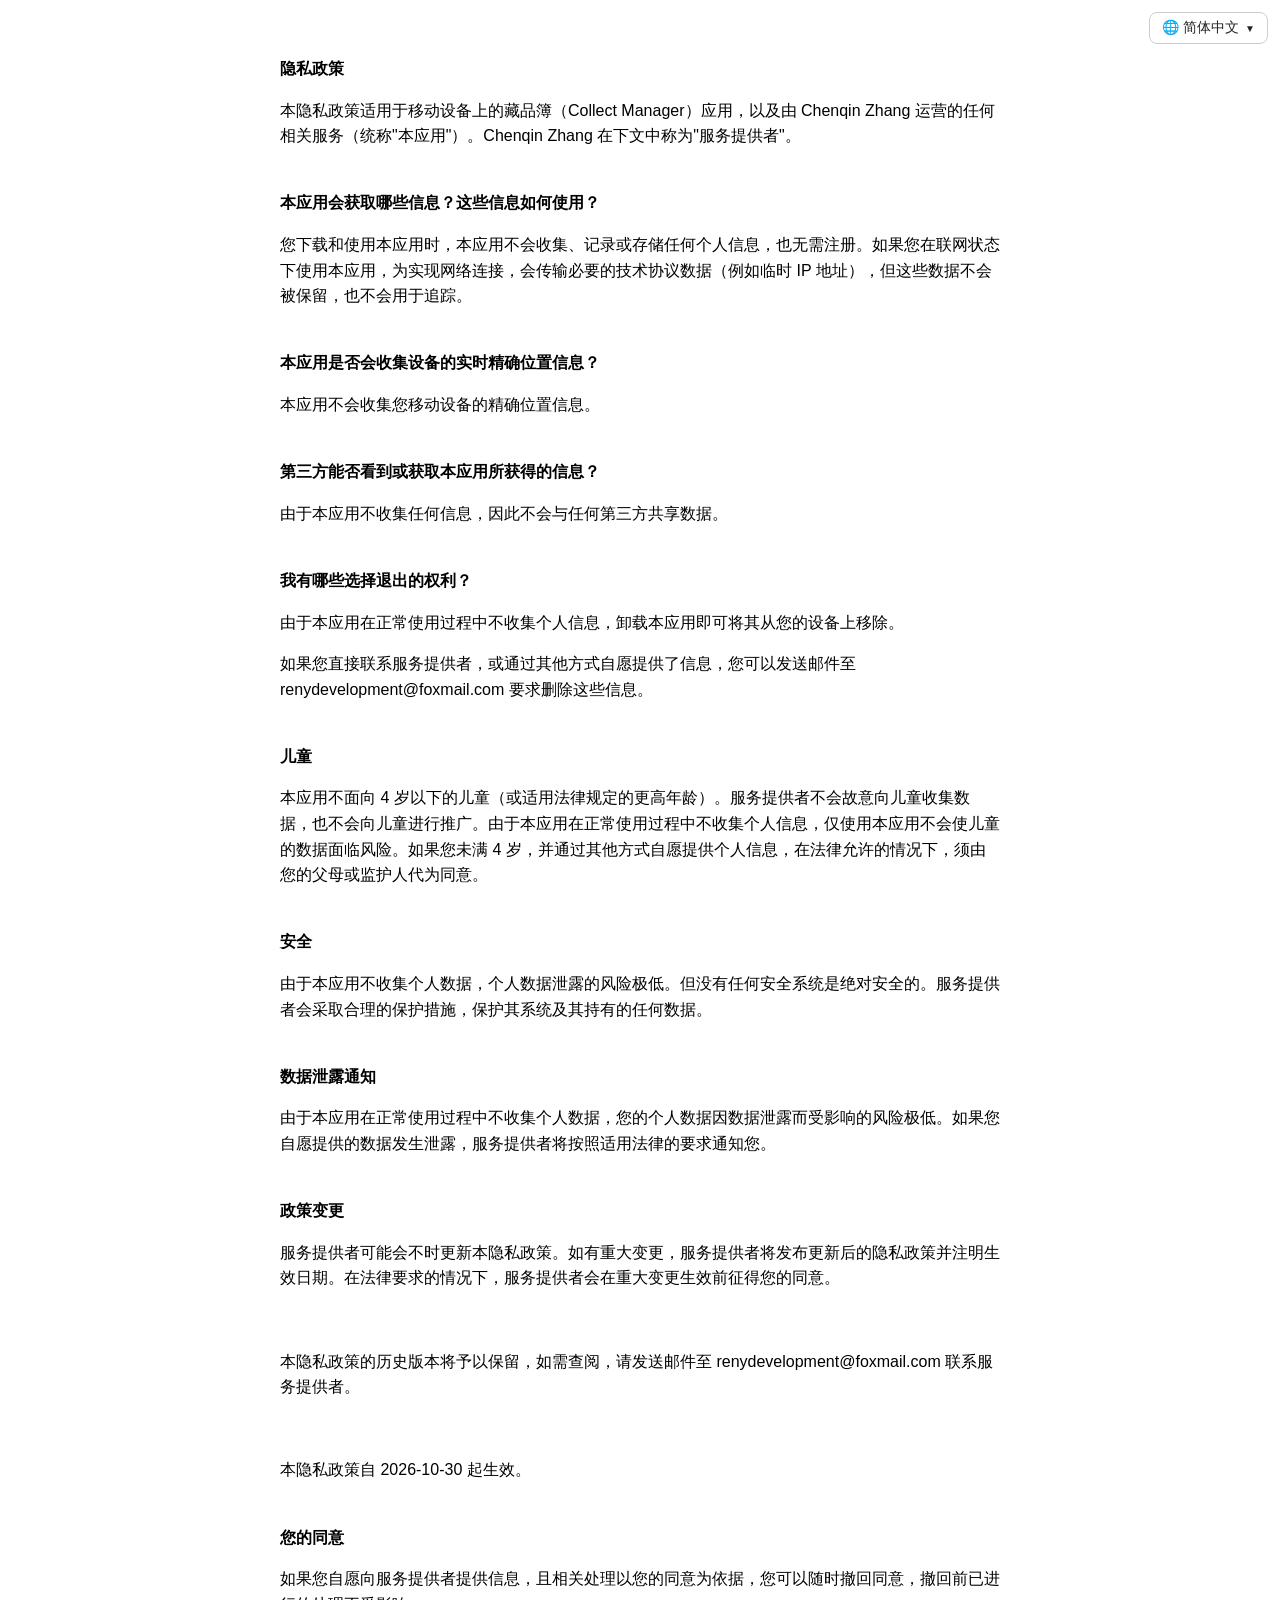
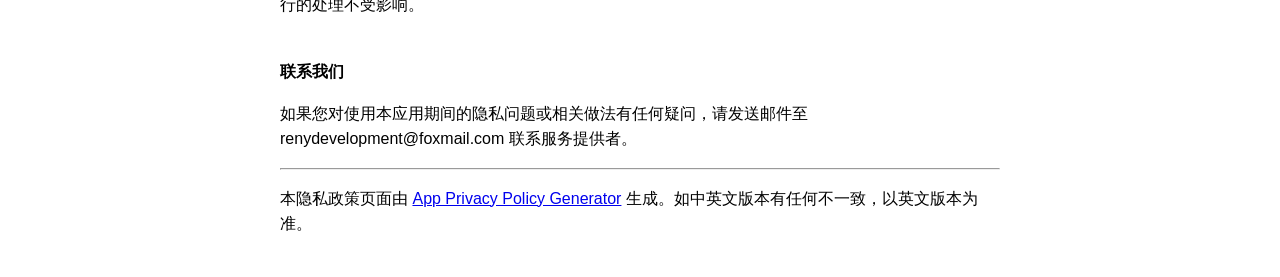
<file: zh/privacy.html>
<!DOCTYPE html>
<html lang="zh-Hans">
<head>
  <meta charset="utf-8">
  <meta name="viewport" content="width=device-width, initial-scale=1">
  <title>隐私政策</title>
  <link rel="alternate" hreflang="en" href="../en/privacy.html">
  <link rel="stylesheet" href="../assets/site.css">
  <script src="../assets/lang-menu.js" defer></script>
</head>
<body>

<strong>隐私政策</strong>
<p>本隐私政策适用于移动设备上的藏品簿（Collect Manager）应用，以及由 Chenqin Zhang 运营的任何相关服务（统称"本应用"）。Chenqin Zhang 在下文中称为"服务提供者"。</p><br>

<strong>本应用会获取哪些信息？这些信息如何使用？</strong>
<p>您下载和使用本应用时，本应用不会收集、记录或存储任何个人信息，也无需注册。如果您在联网状态下使用本应用，为实现网络连接，会传输必要的技术协议数据（例如临时 IP 地址），但这些数据不会被保留，也不会用于追踪。</p><br>

<strong>本应用是否会收集设备的实时精确位置信息？</strong>
<p>本应用不会收集您移动设备的精确位置信息。</p><br>

<strong>第三方能否看到或获取本应用所获得的信息？</strong>
<p>由于本应用不收集任何信息，因此不会与任何第三方共享数据。</p><br>

<strong>我有哪些选择退出的权利？</strong>
<p>由于本应用在正常使用过程中不收集个人信息，卸载本应用即可将其从您的设备上移除。</p>
<p>如果您直接联系服务提供者，或通过其他方式自愿提供了信息，您可以发送邮件至 renydevelopment@foxmail.com 要求删除这些信息。</p><br>

<strong>儿童</strong>
<p>本应用不面向 4 岁以下的儿童（或适用法律规定的更高年龄）。服务提供者不会故意向儿童收集数据，也不会向儿童进行推广。由于本应用在正常使用过程中不收集个人信息，仅使用本应用不会使儿童的数据面临风险。如果您未满 4 岁，并通过其他方式自愿提供个人信息，在法律允许的情况下，须由您的父母或监护人代为同意。</p><br>

<strong>安全</strong>
<p>由于本应用不收集个人数据，个人数据泄露的风险极低。但没有任何安全系统是绝对安全的。服务提供者会采取合理的保护措施，保护其系统及其持有的任何数据。</p><br>

<strong>数据泄露通知</strong>
<p>由于本应用在正常使用过程中不收集个人数据，您的个人数据因数据泄露而受影响的风险极低。如果您自愿提供的数据发生泄露，服务提供者将按照适用法律的要求通知您。</p><br>

<strong>政策变更</strong>
<p>服务提供者可能会不时更新本隐私政策。如有重大变更，服务提供者将发布更新后的隐私政策并注明生效日期。在法律要求的情况下，服务提供者会在重大变更生效前征得您的同意。</p><br>
<p>本隐私政策的历史版本将予以保留，如需查阅，请发送邮件至 renydevelopment@foxmail.com 联系服务提供者。</p><br>
<p>本隐私政策自 2026-10-30 起生效。</p><br>

<strong>您的同意</strong>
<p>如果您自愿向服务提供者提供信息，且相关处理以您的同意为依据，您可以随时撤回同意，撤回前已进行的处理不受影响。</p><br>

<strong>联系我们</strong>
<p>如果您对使用本应用期间的隐私问题或相关做法有任何疑问，请发送邮件至 renydevelopment@foxmail.com 联系服务提供者。</p>

<hr>
<p><span>本隐私政策页面由 </span><a href="https://app-privacy-policy-generator.nisrulz.com/" target="_blank" rel="noopener noreferrer">App Privacy Policy Generator</a><span> 生成。如中英文版本有任何不一致，以英文版本为准。</span></p>
</body>
</html>
</file>
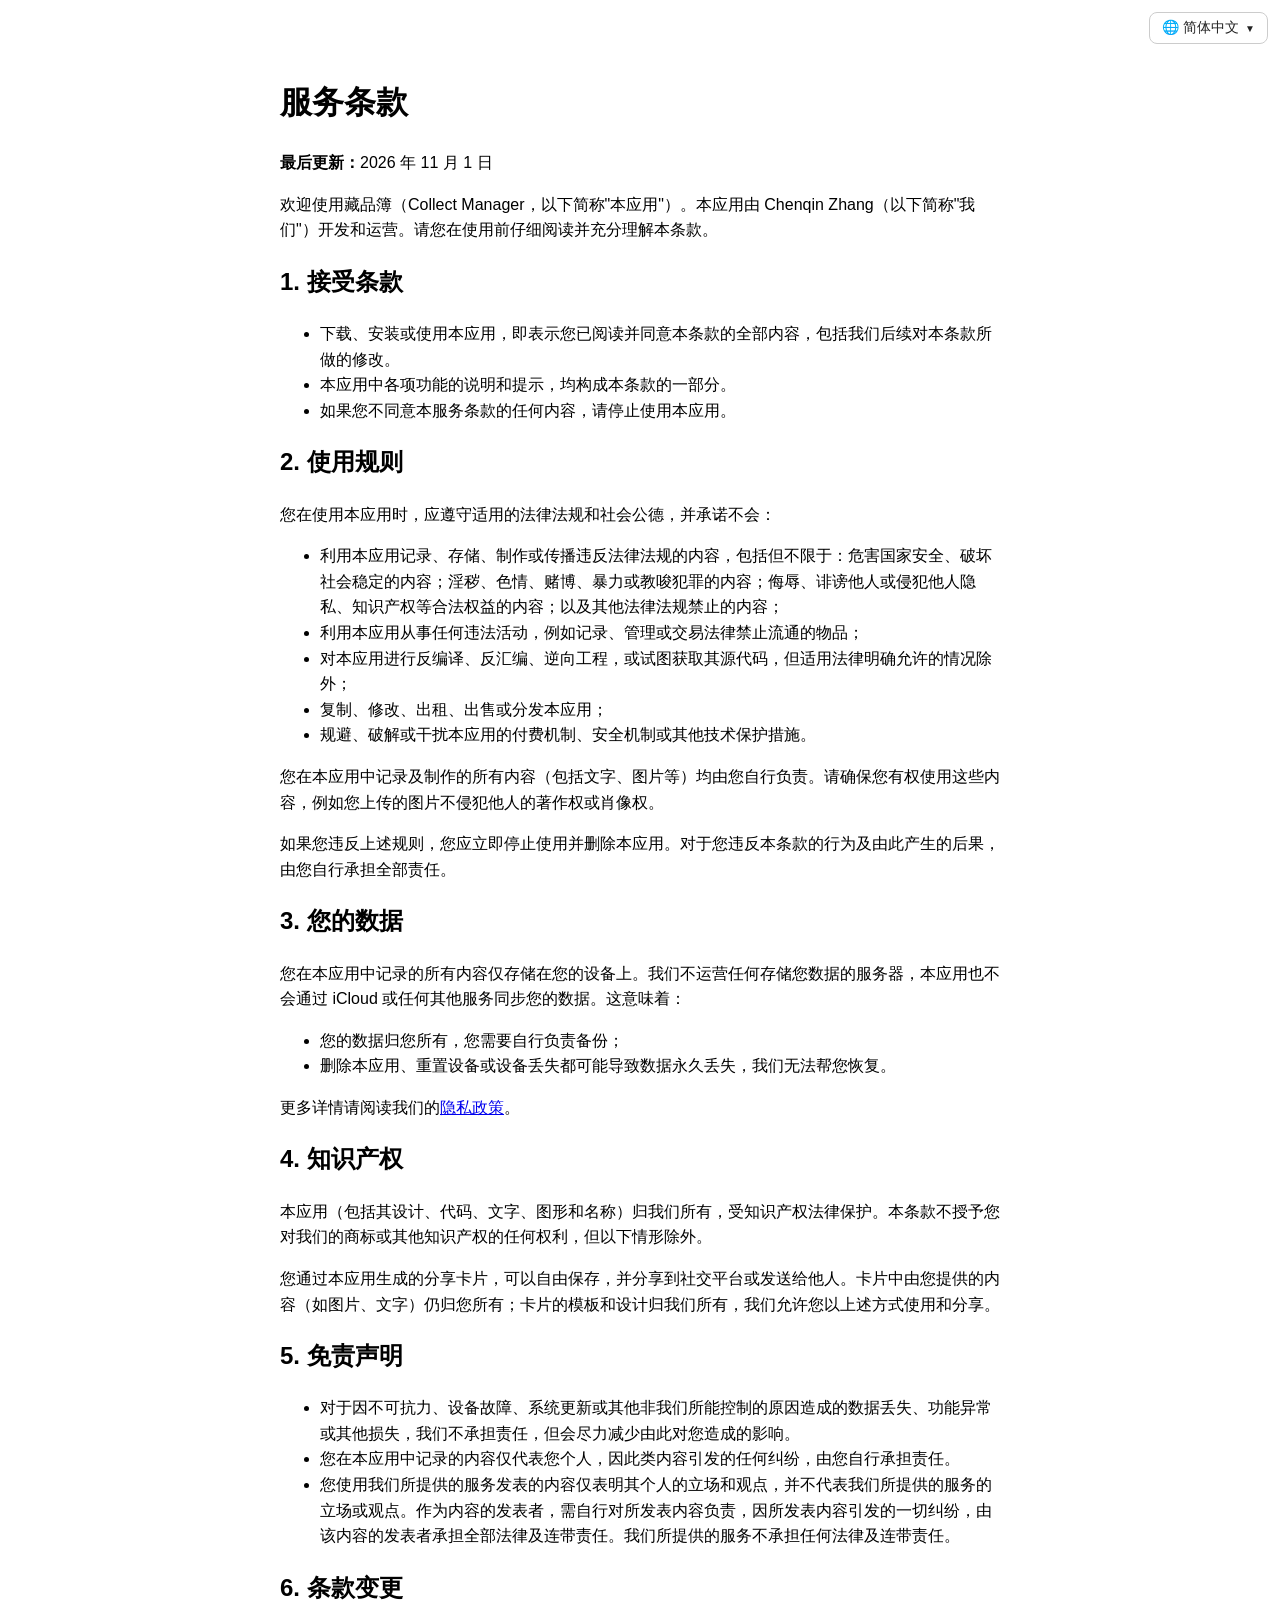
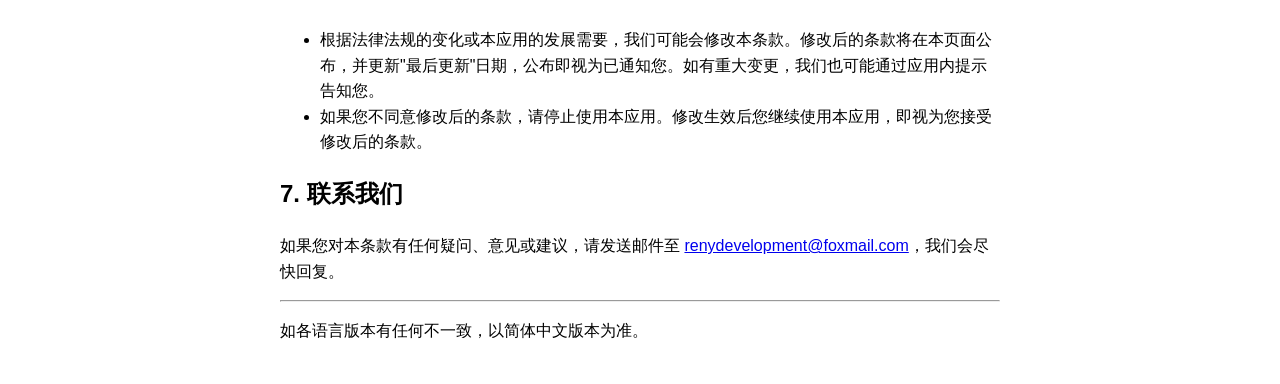
<file: zh/terms.html>
<!doctype html>
<html lang="zh-Hans">
<head>
  <meta charset="utf-8">
  <meta name="viewport" content="width=device-width, initial-scale=1">
  <title>服务条款 – 藏品簿</title>
  <link rel="alternate" hreflang="en" href="../en/terms.html">
  <link rel="stylesheet" href="../assets/site.css">
  <script src="../assets/lang-menu.js" defer></script>
</head>
<body>
 
  <h1>服务条款</h1>
  <p class="updated"><strong>最后更新：</strong>2026 年 11 月 1 日</p>
 
  <p>欢迎使用藏品簿（Collect Manager，以下简称"本应用"）。本应用由 Chenqin Zhang（以下简称"我们"）开发和运营。请您在使用前仔细阅读并充分理解本条款。</p>
 
  <h2>1. 接受条款</h2>
  <ul>
    <li>下载、安装或使用本应用，即表示您已阅读并同意本条款的全部内容，包括我们后续对本条款所做的修改。</li>
    <li>本应用中各项功能的说明和提示，均构成本条款的一部分。</li>
    <li>如果您不同意本服务条款的任何内容，请停止使用本应用。</li>
  </ul>
 
  <h2>2. 使用规则</h2>
  <p>您在使用本应用时，应遵守适用的法律法规和社会公德，并承诺不会：</p>
  <ul>
    <li>利用本应用记录、存储、制作或传播违反法律法规的内容，包括但不限于：危害国家安全、破坏社会稳定的内容；淫秽、色情、赌博、暴力或教唆犯罪的内容；侮辱、诽谤他人或侵犯他人隐私、知识产权等合法权益的内容；以及其他法律法规禁止的内容；</li>
    <li>利用本应用从事任何违法活动，例如记录、管理或交易法律禁止流通的物品；</li>
    <li>对本应用进行反编译、反汇编、逆向工程，或试图获取其源代码，但适用法律明确允许的情况除外；</li>
    <li>复制、修改、出租、出售或分发本应用；</li>
    <li>规避、破解或干扰本应用的付费机制、安全机制或其他技术保护措施。</li>
  </ul>
  <p>您在本应用中记录及制作的所有内容（包括文字、图片等）均由您自行负责。请确保您有权使用这些内容，例如您上传的图片不侵犯他人的著作权或肖像权。</p>
  <p>如果您违反上述规则，您应立即停止使用并删除本应用。对于您违反本条款的行为及由此产生的后果，由您自行承担全部责任。</p>
 
  <h2>3. 您的数据</h2>
  <p>您在本应用中记录的所有内容仅存储在您的设备上。我们不运营任何存储您数据的服务器，本应用也不会通过 iCloud 或任何其他服务同步您的数据。这意味着：</p>
  <ul>
    <li>您的数据归您所有，您需要自行负责备份；</li>
    <li>删除本应用、重置设备或设备丢失都可能导致数据永久丢失，我们无法帮您恢复。</li>
  </ul>
  <p>更多详情请阅读我们的<a href="privacy.html">隐私政策</a>。</p>
 
  <h2>4. 知识产权</h2>
  <p>本应用（包括其设计、代码、文字、图形和名称）归我们所有，受知识产权法律保护。本条款不授予您对我们的商标或其他知识产权的任何权利，但以下情形除外。</p>
  <p>您通过本应用生成的分享卡片，可以自由保存，并分享到社交平台或发送给他人。卡片中由您提供的内容（如图片、文字）仍归您所有；卡片的模板和设计归我们所有，我们允许您以上述方式使用和分享。</p>
 
  <h2>5. 免责声明</h2>
  <ul>
    <li>对于因不可抗力、设备故障、系统更新或其他非我们所能控制的原因造成的数据丢失、功能异常或其他损失，我们不承担责任，但会尽力减少由此对您造成的影响。</li>
    <li>您在本应用中记录的内容仅代表您个人，因此类内容引发的任何纠纷，由您自行承担责任。</li>
    <li>您使用我们所提供的服务发表的内容仅表明其个人的立场和观点，并不代表我们所提供的服务的立场或观点。作为内容的发表者，需自行对所发表内容负责，因所发表内容引发的一切纠纷，由该内容的发表者承担全部法律及连带责任。我们所提供的服务不承担任何法律及连带责任。</li>
  </ul>
 
  <h2>6. 条款变更</h2>
  <ul>
    <li>根据法律法规的变化或本应用的发展需要，我们可能会修改本条款。修改后的条款将在本页面公布，并更新"最后更新"日期，公布即视为已通知您。如有重大变更，我们也可能通过应用内提示告知您。</li>
    <li>如果您不同意修改后的条款，请停止使用本应用。修改生效后您继续使用本应用，即视为您接受修改后的条款。</li>
  </ul>
 
  <h2>7. 联系我们</h2>
  <p>如果您对本条款有任何疑问、意见或建议，请发送邮件至 <a href="mailto:renydevelopment@foxmail.com">renydevelopment@foxmail.com</a>，我们会尽快回复。</p>
 
  <hr>
  <p>如各语言版本有任何不一致，以简体中文版本为准。</p>
 
</body>
</html>
</file>
<file: assets/site.css>
/* ===== 全站通用样式 ===== */
body {
  font-family: -apple-system, 'PingFang SC', 'Helvetica Neue', Helvetica, Arial, 'Microsoft YaHei', sans-serif;
  max-width: 720px;
  margin: 0 auto;
  padding: 3.5em 16px 24px;
  line-height: 1.6;
}

/* ===== 右上角语言菜单（由 lang-menu.js 生成） ===== */
.lang-menu { position: fixed; top: 12px; right: 12px; z-index: 100; }
.lang-btn {
  display: flex; align-items: center; gap: 6px;
  padding: 6px 12px; font-size: 14px; cursor: pointer;
  background: #fff; color: #222;
  border: 1px solid #ccc; border-radius: 8px;
}
.lang-btn:hover { background: #f5f5f5; }
.lang-btn .arrow { font-size: 10px; transition: transform .2s; }
.lang-menu.open .lang-btn .arrow { transform: rotate(180deg); }

.lang-list {
  display: none; position: absolute; right: 0; top: calc(100% + 6px);
  min-width: 130px; margin: 0; padding: 4px; list-style: none;
  background: #fff; border: 1px solid #ddd; border-radius: 8px;
  box-shadow: 0 4px 16px rgba(0,0,0,.12);
}
.lang-menu.open .lang-list { display: block; }
.lang-list a {
  display: block; padding: 8px 12px; border-radius: 6px;
  color: #222; text-decoration: none; font-size: 14px;
}
.lang-list a:hover { background: #f0f0f0; }
.lang-list a.current { font-weight: 600; }
.lang-list a.current::after { content: " ✓"; }

/* ===== 深色模式 ===== */
@media (prefers-color-scheme: dark) {
  body { background: #111; color: #eee; }
  a { color: #8ab4f8; }
  .lang-btn, .lang-list { background: #222; color: #eee; border-color: #444; }
  .lang-btn:hover, .lang-list a:hover { background: #333; }
  .lang-list a { color: #eee; }
}
</file>
